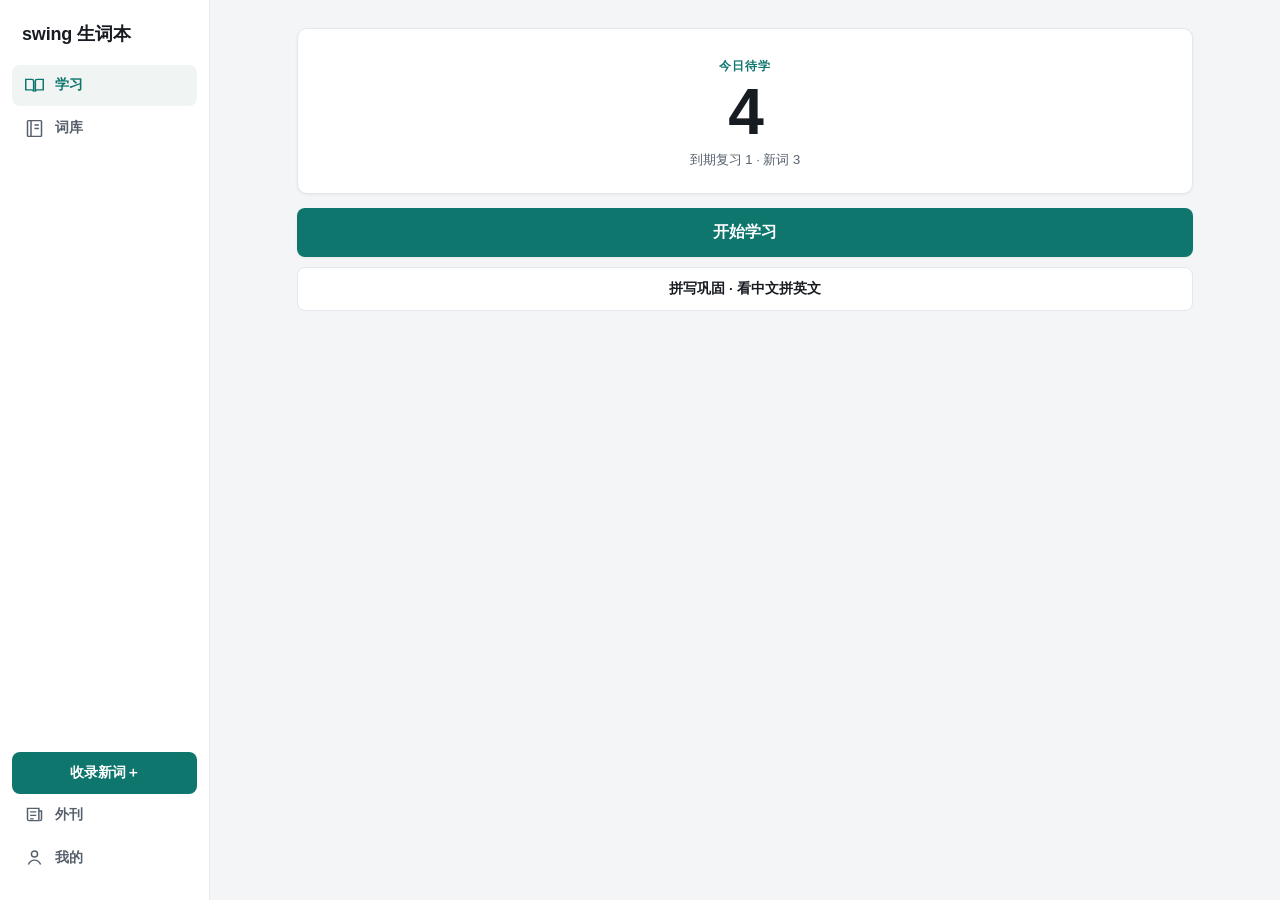
<file: web/index.html>
<!DOCTYPE html>
<html lang="zh-CN">
<head>
<meta charset="UTF-8">
<meta name="viewport" content="width=device-width, initial-scale=1.0">
<title>swing 生词本</title>
<meta name="theme-color" content="#0F766E">
<link rel="manifest" href="manifest.json">
<link rel="icon" href="icon.svg" type="image/svg+xml">
<link rel="stylesheet" href="style.css">
</head>
<body>
<div id="app">
  <header class="topbar">
    <div class="tb-meta">
      <span class="tb-date" id="topToday"></span>
      <span class="tb-title">swing 生词本</span>
      <span class="tb-streak" id="topStreak"></span>
    </div>
  </header>

  <main class="content">
    <!-- 学习页 -->
    <section id="view-study" class="view active">
      <div id="studyHome" class="study-home">
        <div class="task-card" id="taskCard">
          <div class="task-kicker">今日待学</div>
          <div class="task-num" id="taskNum">--</div>
          <div class="task-label" id="taskDetail"></div>
        </div>
        <div class="study-summary hidden" id="studySummary"></div>
        <button class="btn btn-primary btn-big" id="btnStartStudy">开始学习</button>
        <button class="btn btn-spell-home" id="btnSpellHome">拼写巩固 · 看中文拼英文</button>
      </div>
      <div id="studyCard" class="study-card hidden">
        <div class="study-progress">
          <span id="studyProgressText"></span>
          <span id="studyBatchText" class="study-batch"></span>
          <div class="bar"><div class="bar-fill" id="studyProgressBar"></div></div>
        </div>
        <div class="word-card flip-card" id="wordCard">
          <div class="card-inner">
            <div class="card-face card-front">
              <div class="word-word" id="cardWord"></div>
              <div class="word-phonetic" id="cardPhonetic"></div>
              <button class="speak-btn" id="cardSpeakBtn" data-w="" title="朗读单词" aria-label="朗读单词"><svg viewBox="0 0 24 24"><path d="M11 5 6 9H3v6h3l5 4z"/><path d="M15.5 8.5a5 5 0 0 1 0 7"/><path d="M18 6a8.5 8.5 0 0 1 0 12"/></svg></button>
              <div class="flip-hint">点击卡片翻开（可点 🔊 听发音）</div>
            </div>
            <div class="card-face card-back">
              <div class="card-back-head">
                <span class="card-back-word" id="cardBackWord"></span>
                <span class="card-back-phonetic" id="cardBackPhonetic"></span>
                <button class="speak-btn" id="cardBackSpeakBtn" data-w="" title="朗读单词" aria-label="朗读单词"><svg viewBox="0 0 24 24"><path d="M11 5 6 9H3v6h3l5 4z"/><path d="M15.5 8.5a5 5 0 0 1 0 7"/><path d="M18 6a8.5 8.5 0 0 1 0 12"/></svg></button>
                <span class="stars" id="cardStars"></span>
              </div>
              <div class="card-sec"><div class="sec-title">词义</div><div class="sec-body" id="cardTrans"></div></div>
              <div class="card-sec"><div class="sec-title">例句</div><div class="sec-body" id="cardExample"></div></div>
              <div class="card-sec"><div class="sec-title">同根词</div><div class="sec-body" id="cardRoots"></div></div>
              <div class="card-sec"><div class="sec-title">易混淆</div><div class="sec-body" id="cardConf"></div></div>
            </div>
          </div>
        </div>
        <!-- 选择题 / 例句挖空题型卡 -->
        <div id="quizCard" class="word-card quiz-card hidden">
          <div class="quiz-kicker" id="quizKicker"></div>
          <div class="quiz-word" id="quizWord"></div>
          <div class="quiz-phonetic" id="quizPhonetic"></div>
          <div class="quiz-sentence" id="quizSentence"></div>
          <div class="quiz-hint" id="quizHint"></div>
          <div class="quiz-options" id="quizOptions"></div>
          <div class="quiz-feedback hidden" id="quizFeedback"></div>
          <button class="btn btn-primary btn-big hidden" id="btnQuizNext">下一题 →</button>
        </div>
        <div class="grade-row hidden" id="gradeRow">
          <button class="btn btn-grade grade-unknown" data-grade="unknown">不认识 ✗</button>
          <button class="btn btn-grade grade-fuzzy" data-grade="fuzzy">模糊 ⁇</button>
          <button class="btn btn-grade grade-know" data-grade="know">认识 ✓</button>
        </div>
        <div class="study-actions">
          <button class="btn btn-ghost" id="btnStopStudy">退出学习</button>
        </div>
      </div>

      <!-- 拼写巩固（看中文拼英文） -->
      <div id="spellCard" class="spell-card hidden">
        <div class="study-progress"><span id="spellProgressText"></span><div class="bar"><div class="bar-fill" id="spellProgressBar"></div></div></div>
        <div class="word-card spell-quiz">
          <div class="spell-title">看中文，拼出英文单词</div>
          <div class="spell-cn" id="spellCn"></div>
          <div class="spell-stars" id="spellStars"></div>
          <input type="text" id="spellInput" class="spell-input" placeholder="输入英文拼写..." autocomplete="off" autocapitalize="off" spellcheck="false">
          <div class="spell-feedback hidden" id="spellFeedback"></div>
          <div class="spell-hint" id="spellHint"></div>
        </div>
        <div class="study-actions">
          <button class="btn btn-primary" id="btnSpellCheck">检查</button>
          <button class="btn btn-ghost" id="btnSpellQuit">退出</button>
        </div>
      </div>
    </section>

    <!-- 词库页 -->
    <section id="view-list" class="view">
      <div class="list-head">
        <input type="search" id="searchBox" class="search" placeholder="搜索单词...">
        <span class="list-count" id="listCount"></span>
      </div>
      <div class="word-list" id="wordList"></div>
    </section>

    <!-- 收录页（由中央 FAB 打开） -->
    <section id="view-add" class="view">
      <div class="add-form">
        <h3>查词典</h3>
        <div class="add-row">
          <input type="text" id="lookupInput" class="search" placeholder="输入单词查看详细释义（不收录）">
          <button class="btn btn-primary" id="btnLookup">查询</button>
        </div>
        <h3>添加生词</h3>
        <div class="add-row">
          <input type="text" id="addInput" class="search" placeholder="输入英文单词，回车直接收录">
          <button class="btn btn-primary" id="btnAdd">收录</button>
        </div>
        <h3>批量导入</h3>
        <textarea id="bulkInput" rows="6" placeholder="每行一个单词，或空格/逗号分隔。例如：&#10;photosynthesis&#10;chlorophyll, pollination"></textarea>
        <button class="btn btn-primary" id="btnBulk">批量收录</button>
        <div class="report hidden" id="addReport"></div>
      </div>
    </section>

    <!-- 外刊阅读页 -->
    <section id="view-articles" class="view">
      <div id="articleRoot"></div>
    </section>

    <!-- 我的页（统计 + 设置） -->
    <section id="view-mine" class="view">
      <div class="mine-sec-title">学习统计</div>
      <div class="stats-grid" id="statsGrid"></div>
      <div class="stats-extra" id="statsExtra"></div>
      <div class="mine-sec-title">学习设置</div>
      <div class="settings-form">
        <div class="setting-row"><label>每日新词配额</label><input type="number" id="setQuota" min="5" max="100" value="20"></div>
        <div class="setting-row"><label>日界时刻（凌晨几点算新的一天）</label><input type="number" id="setBoundary" min="0" max="23" value="4"></div>
        <div class="setting-row"><label>学习题型混排（选择题 / 例句挖空）</label><input type="checkbox" id="setMixQ" checked></div>
        <div class="setting-row"><label>外刊匹配阈值（积累几个生词后提示匹配）</label><input type="number" id="setArtThreshold" min="5" max="50" value="10"></div>
        <div class="setting-row"><label>阅读目标等级（决定推荐收获词的难度上限）</label>
          <select id="setReadLevel">
            <option value="cet4">大学四级</option>
            <option value="cet6" selected>大学六级</option>
            <option value="kaoyan">考研英语</option>
          </select>
        </div>
        <button class="btn btn-primary" id="btnSaveSettings">保存设置</button>
      </div>
      <div class="mine-sec-title">数据</div>
      <div class="settings-form">
        <div class="setting-row"><button class="btn btn-ghost" id="btnExportData">导出数据（JSON）</button></div>
        <div class="setting-row"><button class="btn btn-ghost" id="btnImportData">导入数据</button><input type="file" id="fileImport" accept=".json" hidden></div>
        <div class="setting-row"><button class="btn btn-ghost" id="btnImportArticles">导入外刊文章（JSON）</button><input type="file" id="fileArticles" accept=".json" hidden></div>
        <div class="setting-row"><button class="btn btn-danger" id="btnResetData">清空生词本（危险）</button></div>
      </div>
      <div class="mine-sec-title">云同步（双端互通）</div>
      <div class="settings-form">
        <p class="sync-tip" id="syncEnvTip"></p>
        <div class="setting-row"><label>WebDAV 地址</label><input type="text" id="syncUrl" placeholder="https://dav.jianguoyun.com/dav/"></div>
        <div class="setting-row"><label>坚果云账号（邮箱/手机号）</label><input type="text" id="syncUser" placeholder="you@example.com" autocomplete="off"></div>
        <div class="setting-row"><label>应用密码（坚果云网页版→安全选项→添加应用）</label><input type="password" id="syncPass" placeholder="********" autocomplete="off"></div>
        <div class="setting-row"><label>云端文件路径</label><input type="text" id="syncPath" value="swing-vocab/backup.json"></div>
        <div class="setting-row"><label>自动同步（收录/复习后自动上传）</label><input type="checkbox" id="setSyncAuto" checked></div>
        <div class="setting-row sync-btns">
          <button class="btn btn-primary" id="btnSyncSave">保存配置</button>
          <button class="btn btn-ghost" id="btnSyncTest">测试连接</button>
          <button class="btn btn-ghost" id="btnSyncUp">↑ 上传备份</button>
          <button class="btn btn-ghost" id="btnSyncDown">↓ 拉取合并</button>
        </div>
        <p class="sync-status" id="syncStatus"></p>
      </div>
    </section>
  </main>

  <!-- 4+1 导航 -->
  <nav class="tabbar">
    <button class="tab active" data-view="study">
      <svg viewBox="0 0 24 24"><path d="M2 5h7a2 2 0 0 1 2 2v12a2 2 0 0 0-2-2H2zM22 5h-7a2 2 0 0 0-2 2v12a2 2 0 0 1 2-2h7z"/></svg>
      学习
    </button>
    <button class="tab" data-view="list">
      <svg viewBox="0 0 24 24"><rect x="4" y="3" width="16" height="18" rx="1"/><path d="M8 3v18M12 8h5M12 12h5"/></svg>
      词库
    </button>
    <button class="tab-fab" id="tabFab" title="收录新词"><span class="fab">＋</span></button>
    <button class="tab" data-view="articles">
      <svg viewBox="0 0 24 24"><path d="M4 5h13v14H6a2 2 0 0 1-2-2z"/><path d="M17 8h3v9a2 2 0 0 1-2 2"/><path d="M7 9h7M7 13h7M7 17h4"/></svg>
      外刊
    </button>
    <button class="tab" data-view="mine">
      <svg viewBox="0 0 24 24"><circle cx="12" cy="8" r="3.5"/><path d="M5 20c1.5-3.5 4-5 7-5s5.5 1.5 7 5"/></svg>
      我的
    </button>
  </nav>
</div>

<div class="modal hidden" id="modal">
  <div class="modal-mask" id="modalMask"></div>
  <div class="modal-body" id="modalBody"></div>
</div>

<script src="data/meta.js"></script>
<script src="data/words.js"></script>
<script src="data/articles1.js"></script>
<script src="data/articles2.js"></script>
<script src="data/articles3.js"></script>
<script src="data/articles4.js"></script>
<script src="app.js"></script>
</body>
</html>
</file>
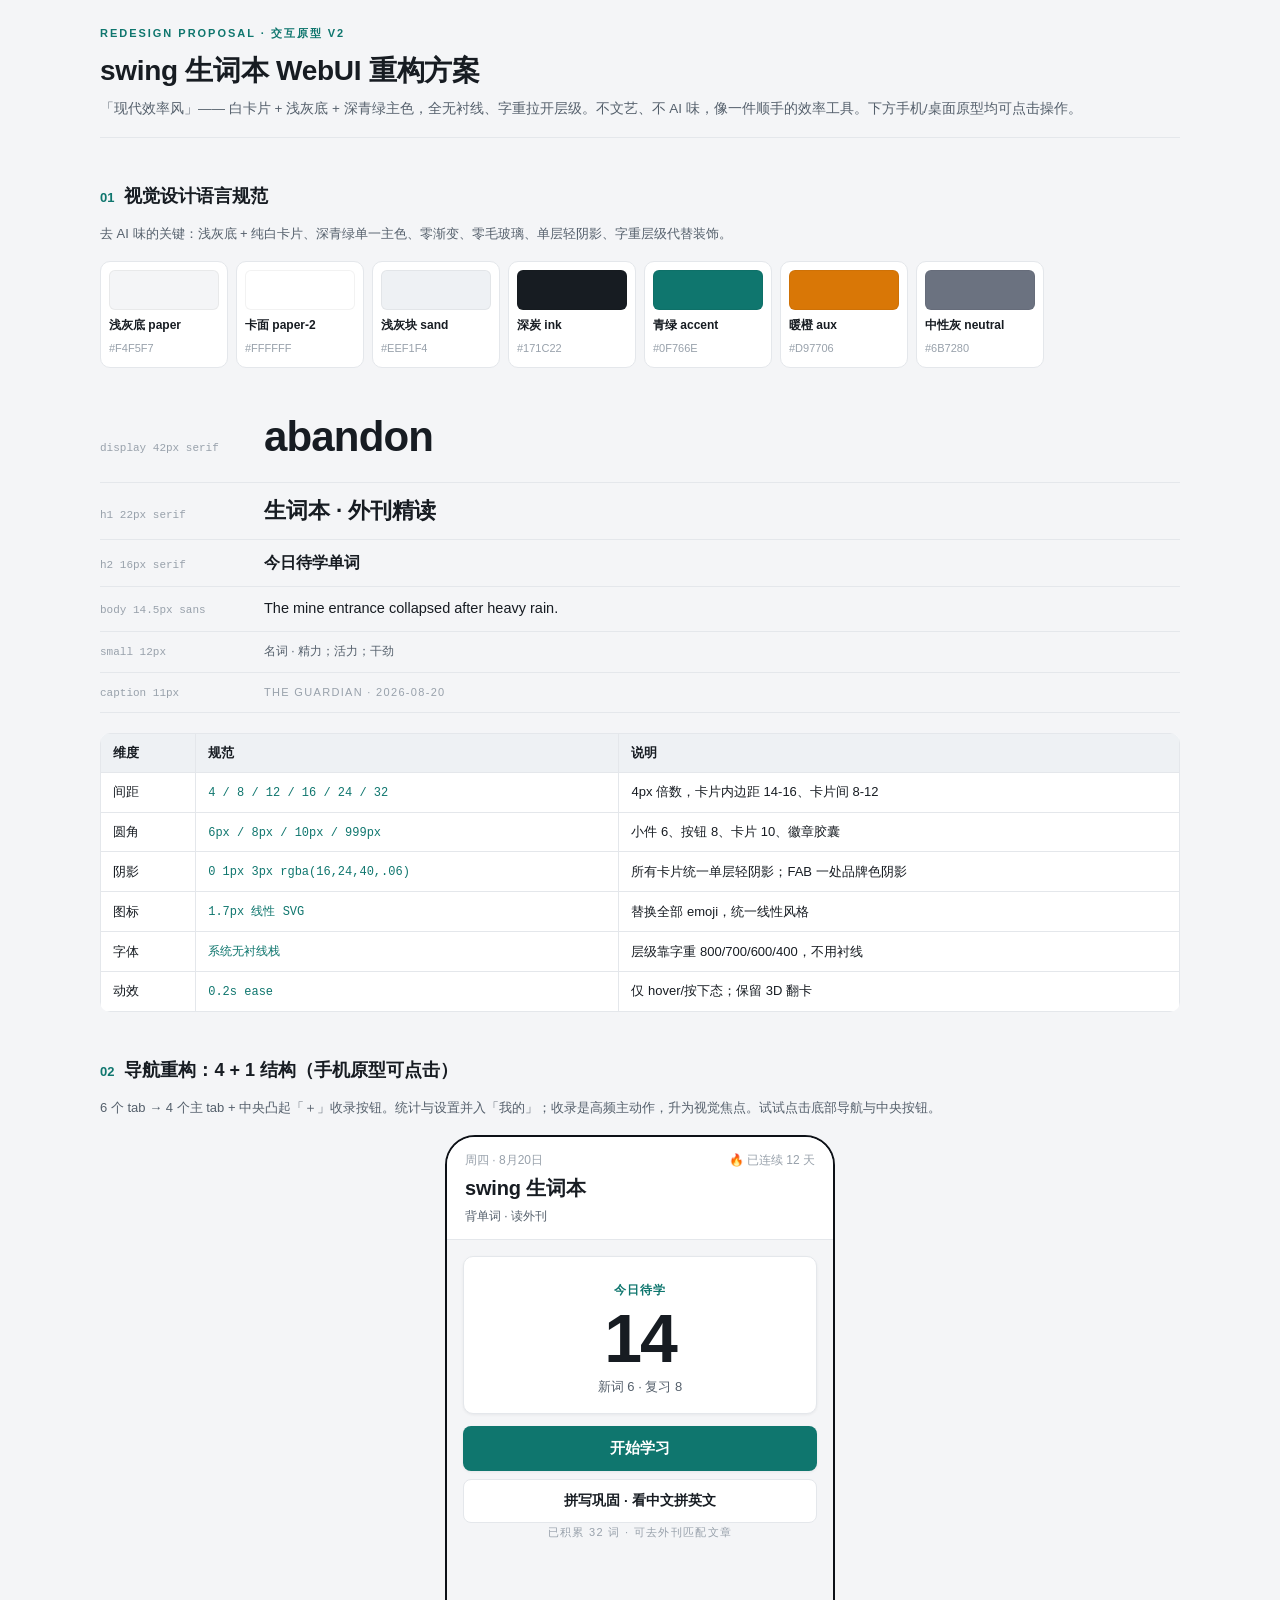
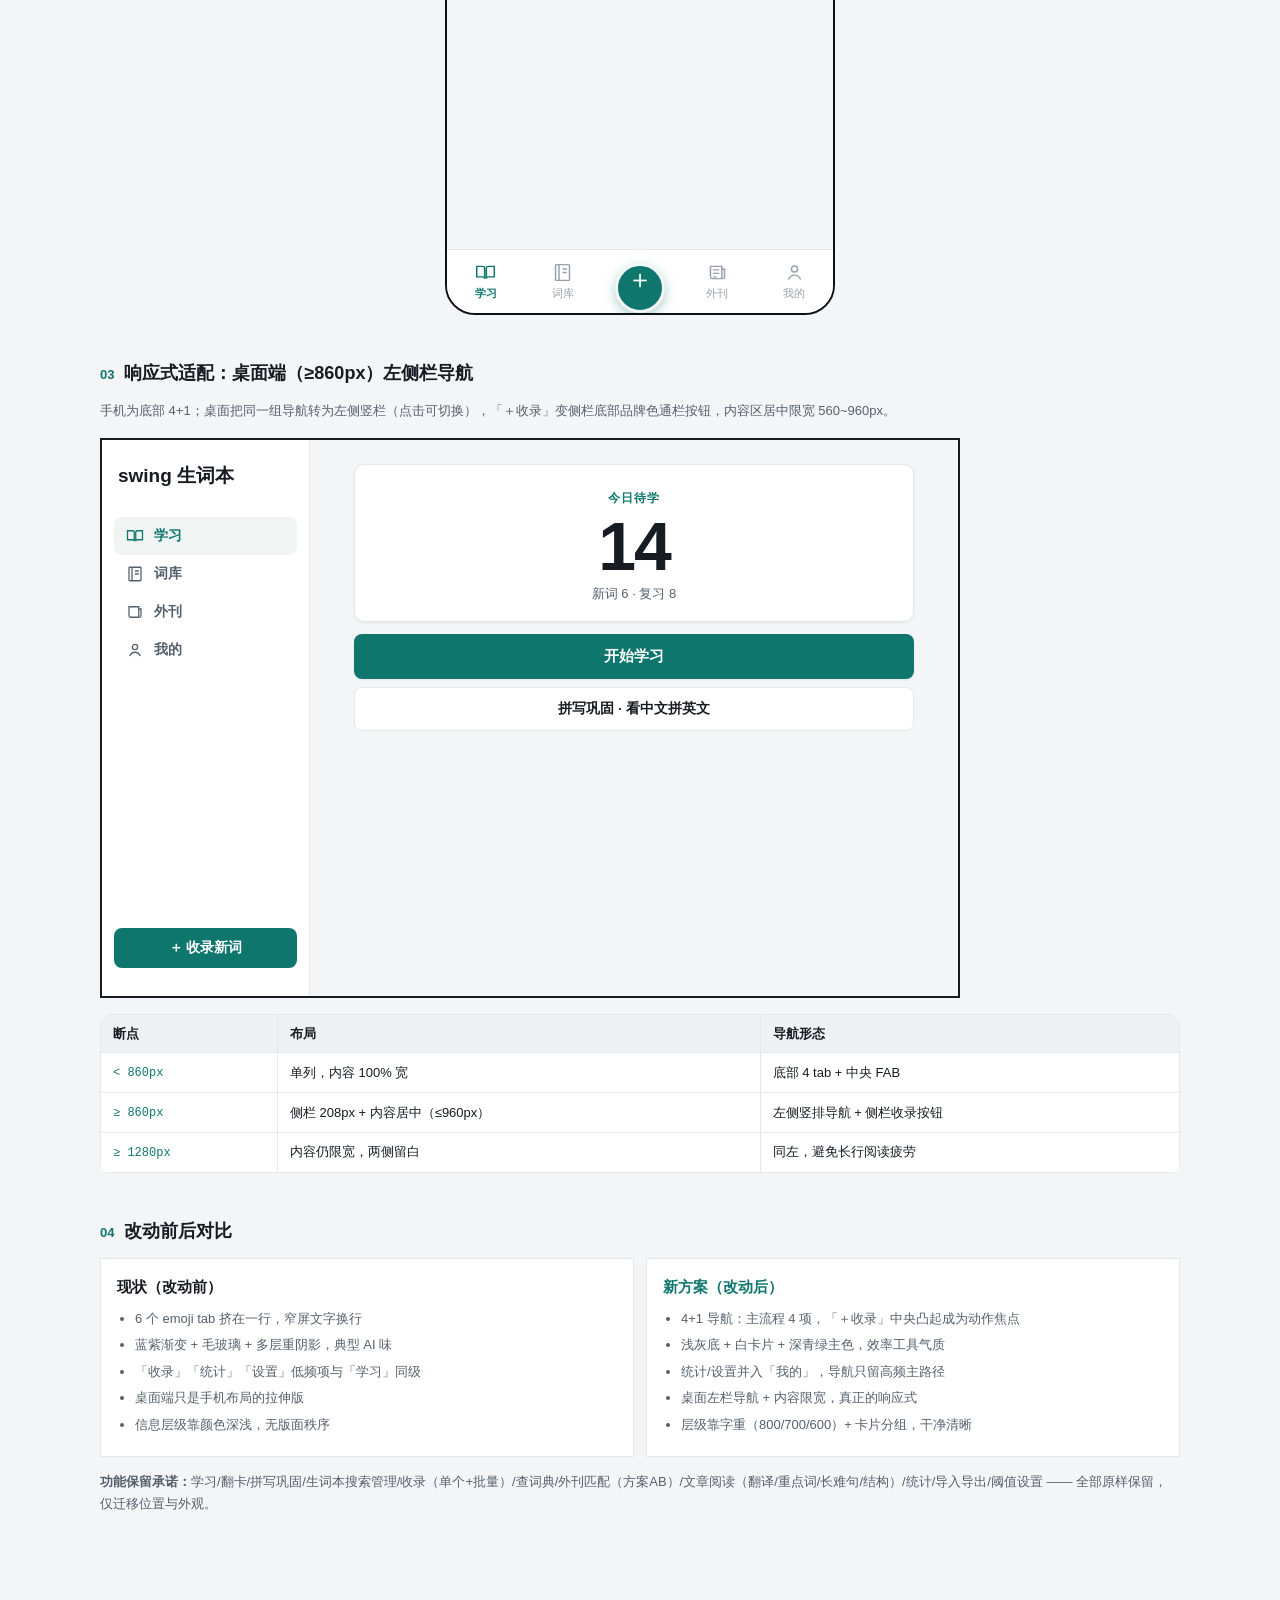
<file: redesign-proposal.html>
<!DOCTYPE html>
<html lang="zh-CN">
<head>
<meta charset="UTF-8">
<meta name="viewport" content="width=device-width, initial-scale=1.0">
<title>生词本 · WebUI 重构方案原型</title>
<style>
/* ============================================================
   新设计语言：「现代效率风」 Modern Tool Style
   理念：白卡片 + 浅灰底 + 深青绿主色，字重拉开层级，
        干净高效，不文艺也不 AI 味。
   ============================================================ */
:root {
  /* ---- 配色 ---- */
  --paper:    #F4F5F7;   /* 浅灰底 */
  --paper-2:  #FFFFFF;   /* 卡面纯白 */
  --sand:     #EEF1F4;   /* 浅灰块 */
  --ink:      #171C22;   /* 主文字：深炭 */
  --ink-soft: #55606C;   /* 次级文字 */
  --muted:    #98A1AB;   /* 弱化文字 */
  --line:     #E4E7EB;   /* 细线 */
  --red:      #0F766E;   /* 主色：深青绿（行动/激活） */
  --red-deep: #115E59;   /* 主色按下态 */
  --green:    #D97706;   /* 辅助橙：提醒/徽章 */
  --gold:     #6B7280;   /* 中性灰：徽章 */
  /* ---- 字体：全无衬线，字重拉开层级 ---- */
  --serif: -apple-system, "Segoe UI", "PingFang SC", "Microsoft YaHei", sans-serif;
  --sans: -apple-system, "Segoe UI", "PingFang SC", "Microsoft YaHei", sans-serif;
  /* ---- 间距基准（4px 倍数） ---- */
  --sp-1: 4px; --sp-2: 8px; --sp-3: 12px; --sp-4: 16px; --sp-6: 24px; --sp-8: 32px;
  /* ---- 圆角：现代中等 ---- */
  --r-sm: 6px; --r-md: 10px; --r-pill: 999px;
  /* ---- 阴影：单层轻阴影 ---- */
  --shadow-fab: 0 4px 12px rgba(15, 118, 110, .35);
  --shadow-card: 0 1px 3px rgba(16, 24, 40, .06);
}
* { margin: 0; padding: 0; box-sizing: border-box; }
body {
  background: var(--paper);
  color: var(--ink);
  font-family: var(--sans);
  font-size: 14.5px;
  line-height: 1.65;
  padding: var(--sp-6) var(--sp-4) 80px;
}
.wrap { max-width: 1080px; margin: 0 auto; }

/* ---------- 方案文档排版 ---------- */
.doc-head { border-bottom: 1px solid var(--line); padding-bottom: var(--sp-4); margin-bottom: var(--sp-8); }
.doc-kicker { font-size: 11px; letter-spacing: .18em; color: var(--red); font-weight: 700; }
.doc-title { font-family: var(--serif); font-size: 28px; font-weight: 800; margin: 6px 0 4px; letter-spacing: -.01em; }
.doc-sub { color: var(--ink-soft); font-size: 13.5px; }
.doc-sec { margin: 44px 0; }
.doc-sec h2 {
  font-family: var(--serif); font-size: 18px; font-weight: 700; margin-bottom: var(--sp-3);
  display: flex; align-items: baseline; gap: 10px;
}
.doc-sec h2 .no { color: var(--red); font-size: 13px; font-family: var(--sans); font-weight: 700; }
.doc-sec p.note { color: var(--ink-soft); font-size: 13px; margin: var(--sp-2) 0 var(--sp-4); }

/* ---------- 色板 ---------- */
.swatches { display: grid; grid-template-columns: repeat(auto-fill, minmax(120px, 1fr)); gap: var(--sp-2); }
.sw { border: 1px solid var(--line); background: var(--paper-2); border-radius: var(--r-md); padding: var(--sp-2); }
.sw i { display: block; height: 40px; border-radius: var(--r-sm); border: 1px solid rgba(0,0,0,.05); }
.sw b { display: block; font-size: 12px; margin-top: 6px; }
.sw span { font-size: 11px; color: var(--muted); }

/* ---------- 字体层级 ---------- */
.type-scale > div { border-bottom: 1px solid var(--line); padding: 10px 0; display: flex; align-items: baseline; gap: 14px; }
.type-scale code { font-size: 11px; color: var(--muted); width: 150px; flex-shrink: 0; }
.t-display { font-size: 42px; font-weight: 800; letter-spacing: -.02em; }
.t-h1 { font-size: 22px; font-weight: 700; }
.t-h2 { font-size: 16px; font-weight: 700; }
.t-body { font-size: 14.5px; }
.t-small { font-size: 12px; color: var(--ink-soft); }
.t-cap { font-size: 11px; letter-spacing: .12em; color: var(--muted); text-transform: uppercase; }

/* ---------- 规范小表 ---------- */
.spec-table { width: 100%; border-collapse: collapse; font-size: 13px; background: var(--paper-2); border-radius: var(--r-md); overflow: hidden; }
.spec-table th, .spec-table td { border: 1px solid var(--line); padding: 8px 12px; text-align: left; }
.spec-table th { background: var(--sand); font-weight: 700; }
.spec-table td code { color: var(--red); font-size: 12px; }

/* ============================================================
   交互原型：手机
   ============================================================ */
.stage { display: flex; gap: var(--sp-8); flex-wrap: wrap; justify-content: center; }
.phone {
  width: 390px; height: 780px; background: var(--paper);
  border: 2px solid #0d1117; border-radius: 30px; overflow: hidden;
  display: flex; flex-direction: column; position: relative; flex-shrink: 0;
}
.phone-screen { flex: 1; overflow-y: auto; display: flex; flex-direction: column; }

/* --- 顶栏：简洁现代 --- */
.masthead { padding: 14px 18px 12px; background: var(--paper-2); border-bottom: 1px solid var(--line); }
.mh-top { display: flex; justify-content: space-between; font-size: 12px; color: var(--muted); }
.mh-title { font-size: 20px; font-weight: 800; letter-spacing: -.01em; margin-top: 2px; }
.mh-sub { font-size: 12px; color: var(--ink-soft); margin-top: 2px; }

/* --- 页面视图 --- */
.page { display: none; flex: 1; padding: var(--sp-4) var(--sp-4) var(--sp-6); }
.page.on { display: block; }

/* 学习页：白卡片任务区 */
.task-head { background: var(--paper-2); border: 1px solid var(--line); border-radius: var(--r-md); box-shadow: var(--shadow-card); text-align: center; padding: var(--sp-6) 0 var(--sp-4); margin-bottom: var(--sp-3); }
.task-kicker { font-size: 12px; letter-spacing: .1em; color: var(--red); font-weight: 700; }
.task-num { font-size: 68px; font-weight: 800; line-height: 1.1; letter-spacing: -.03em; }
.task-label { font-size: 13px; color: var(--ink-soft); }
.task-rule { display: none; }
.btn-ink {
  display: block; width: 100%; padding: 13px; background: var(--red); color: #fff;
  border: none; border-radius: 8px; font-size: 15px;
  font-weight: 700; cursor: pointer; box-shadow: var(--shadow-card);
}
.btn-ink:active { background: var(--red-deep); }
.btn-line {
  display: block; width: 100%; padding: 12px; margin-top: var(--sp-2); background: var(--paper-2);
  color: var(--ink); border: 1px solid var(--line); border-radius: 8px;
  font-size: 13.5px; cursor: pointer; font-weight: 600;
}

/* 词库页：白卡片列表 */
.search-line { display: flex; background: var(--paper-2); border: 1px solid var(--line); border-radius: 8px; padding: 0 12px; margin-bottom: var(--sp-3); box-shadow: var(--shadow-card); }
.search-line input {
  flex: 1; border: none; background: transparent; padding: 10px 2px; font-size: 14px; outline: none;
}
.search-line span { font-size: 12px; color: var(--muted); align-self: center; }
.wl-item { background: var(--paper-2); border: 1px solid var(--line); border-radius: var(--r-md); padding: 12px 14px; margin-bottom: 8px; display: flex; justify-content: space-between; align-items: center; box-shadow: var(--shadow-card); }
.wl-word { font-size: 16px; font-weight: 700; }
.wl-word i { font-style: normal; font-size: 11.5px; color: var(--muted); margin-left: 8px; font-weight: 400; }
.wl-tag { font-size: 10.5px; color: var(--red); background: #F0F5F4; padding: 2px 8px; border-radius: var(--r-pill); font-weight: 600; }

/* 外刊页：白卡片 */
.plan-row { display: flex; gap: var(--sp-2); margin-bottom: var(--sp-4); }
.plan-row button {
  flex: 1; padding: 9px; font-size: 12.5px; background: var(--paper-2); font-weight: 600;
  border: 1px solid var(--line); border-radius: 8px; cursor: pointer; color: var(--ink-soft);
}
.plan-row button.on { background: var(--red); color: #fff; border-color: var(--red); }
.art-card { background: var(--paper-2); border: 1px solid var(--line); border-radius: var(--r-md); box-shadow: var(--shadow-card); padding: var(--sp-3) 14px; margin-bottom: 10px; cursor: pointer; }
.art-meta { font-size: 11px; color: var(--muted); letter-spacing: .06em; display: flex; gap: 8px; align-items: center; }
.art-meta .lv { color: #fff; background: var(--red); padding: 1px 8px; border-radius: var(--r-pill); font-weight: 700; }
.art-title { font-size: 15.5px; font-weight: 700; line-height: 1.45; margin: 4px 0; }
.art-hit { font-size: 12px; color: var(--ink-soft); }
.art-hit b { color: var(--red); }

/* 我的页：白卡片统计 + 分组设置 */
.mine-stats { display: flex; background: var(--paper-2); border: 1px solid var(--line); border-radius: var(--r-md); box-shadow: var(--shadow-card); }
.mine-stats div { flex: 1; text-align: center; padding: var(--sp-3) 0; }
.mine-stats div + div { border-left: 1px solid var(--line); }
.mine-stats b { font-size: 22px; font-weight: 800; display: block; }
.mine-stats span { font-size: 11px; color: var(--muted); }
.set-row { display: flex; justify-content: space-between; align-items: center; padding: 13px 14px; background: var(--paper-2); border: 1px solid var(--line); border-radius: var(--r-md); margin-bottom: 8px; font-size: 14px; cursor: pointer; box-shadow: var(--shadow-card); }
.set-row em { font-style: normal; color: var(--muted); font-size: 12px; }
.set-sec { font-size: 12px; color: var(--muted); font-weight: 700; margin: 16px 0 8px; }

/* --- 底部导航：4 + 1（中央 FAB 收录） --- */
.tabbar {
  display: flex; align-items: flex-end; background: var(--paper-2);
  border-top: 1px solid var(--line); height: 64px; flex-shrink: 0;
}
.tab {
  flex: 1; background: none; border: none; height: 100%; cursor: pointer;
  display: flex; flex-direction: column; align-items: center; justify-content: center;
  gap: 3px; color: var(--muted); font-size: 11px; font-family: var(--sans);
}
.tab svg { width: 21px; height: 21px; stroke: currentColor; fill: none; stroke-width: 1.7; }
.tab.on { color: var(--red); font-weight: 700; }
.tab.on svg { stroke: var(--red); }
.tab-fab { flex: 1; display: flex; justify-content: center; background: none; border: none; cursor: pointer; }
.fab {
  width: 50px; height: 50px; border-radius: 50%; background: var(--red); color: #fff;
  border: 3px solid var(--paper); box-shadow: var(--shadow-fab);
  font-size: 26px; line-height: 1; margin-top: -30px; font-weight: 400;
}
.fab:active { background: var(--red-deep); }

/* ============================================================
   交互原型：桌面（≥860px 侧边栏布局）
   ============================================================ */
.desktop {
  width: 860px; height: 560px; border: 2px solid var(--ink); background: var(--paper);
  display: flex; overflow: hidden; flex-shrink: 0;
}
.d-side { width: 208px; background: var(--paper-2); border-right: 1px solid var(--line); padding: var(--sp-5, 20px) 0; display: flex; flex-direction: column; }
.d-brand { font-size: 19px; font-weight: 800; padding: 0 16px 14px; }
.d-nav { flex: 1; padding: var(--sp-3); }
.d-nav button {
  display: flex; align-items: center; gap: 10px; width: 100%; padding: 10px 12px;
  background: none; border: none; font-size: 13.5px; color: var(--ink-soft); cursor: pointer;
  border-radius: 8px; font-family: var(--sans); text-align: left; font-weight: 600;
}
.d-nav button.on { color: var(--red); background: #F0F5F4; }
.d-nav button svg { width: 18px; height: 18px; stroke: currentColor; fill: none; stroke-width: 1.7; }
.d-add { margin: 0 var(--sp-3) var(--sp-2); padding: 11px; background: var(--red); color: #fff; border: none; border-radius: 8px; font-size: 13.5px; cursor: pointer; font-weight: 700; }
.d-main { flex: 1; padding: var(--sp-6); overflow-y: auto; }
.d-card { max-width: 560px; margin: 0 auto; }

/* ---------- 前后对比 ---------- */
.cmp { display: grid; grid-template-columns: 1fr 1fr; gap: var(--sp-3); }
.cmp > div { border: 1px solid var(--line); background: var(--paper-2); padding: var(--sp-4); }
.cmp h4 { font-family: var(--serif); margin-bottom: var(--sp-2); font-size: 15px; }
.cmp ul { padding-left: 18px; font-size: 13px; color: var(--ink-soft); }
.cmp li { margin: 5px 0; }
.cmp .after h4 { color: var(--red); }
@media (max-width: 720px) { .cmp { grid-template-columns: 1fr; } .desktop { width: 100%; } }
</style>
</head>
<body>
<div class="wrap">

  <!-- ============ 文档头 ============ -->
  <header class="doc-head">
    <div class="doc-kicker">REDESIGN PROPOSAL · 交互原型 V2</div>
    <div class="doc-title">swing 生词本 WebUI 重构方案</div>
    <div class="doc-sub">「现代效率风」—— 白卡片 + 浅灰底 + 深青绿主色，全无衬线、字重拉开层级。不文艺、不 AI 味，像一件顺手的效率工具。下方手机/桌面原型均可点击操作。</div>
  </header>

  <!-- ============ §1 设计规范 ============ -->
  <section class="doc-sec">
    <h2><span class="no">01</span>视觉设计语言规范</h2>
    <p class="note">去 AI 味的关键：浅灰底 + 纯白卡片、深青绿单一主色、零渐变、零毛玻璃、单层轻阴影、字重层级代替装饰。</p>
    <div class="swatches">
      <div class="sw"><i style="background:#F4F5F7"></i><b>浅灰底 paper</b><span>#F4F5F7</span></div>
      <div class="sw"><i style="background:#FFFFFF"></i><b>卡面 paper-2</b><span>#FFFFFF</span></div>
      <div class="sw"><i style="background:#EEF1F4"></i><b>浅灰块 sand</b><span>#EEF1F4</span></div>
      <div class="sw"><i style="background:#171C22"></i><b>深炭 ink</b><span>#171C22</span></div>
      <div class="sw"><i style="background:#0F766E"></i><b>青绿 accent</b><span>#0F766E</span></div>
      <div class="sw"><i style="background:#D97706"></i><b>暖橙 aux</b><span>#D97706</span></div>
      <div class="sw"><i style="background:#6B7280"></i><b>中性灰 neutral</b><span>#6B7280</span></div>
    </div>
    <div style="height:24px"></div>
    <div class="type-scale">
      <div><code>display 42px serif</code><span class="t-display">abandon</span></div>
      <div><code>h1 22px serif</code><span class="t-h1">生词本 · 外刊精读</span></div>
      <div><code>h2 16px serif</code><span class="t-h2">今日待学单词</span></div>
      <div><code>body 14.5px sans</code><span class="t-body">The mine entrance collapsed after heavy rain.</span></div>
      <div><code>small 12px</code><span class="t-small">名词 · 精力；活力；干劲</span></div>
      <div><code>caption 11px</code><span class="t-cap">THE GUARDIAN · 2026-08-20</span></div>
    </div>
    <div style="height:20px"></div>
    <table class="spec-table">
      <tr><th>维度</th><th>规范</th><th>说明</th></tr>
      <tr><td>间距</td><td><code>4 / 8 / 12 / 16 / 24 / 32</code></td><td>4px 倍数，卡片内边距 14-16、卡片间 8-12</td></tr>
      <tr><td>圆角</td><td><code>6px / 8px / 10px / 999px</code></td><td>小件 6、按钮 8、卡片 10、徽章胶囊</td></tr>
      <tr><td>阴影</td><td><code>0 1px 3px rgba(16,24,40,.06)</code></td><td>所有卡片统一单层轻阴影；FAB 一处品牌色阴影</td></tr>
      <tr><td>图标</td><td><code>1.7px 线性 SVG</code></td><td>替换全部 emoji，统一线性风格</td></tr>
      <tr><td>字体</td><td><code>系统无衬线栈</code></td><td>层级靠字重 800/700/600/400，不用衬线</td></tr>
      <tr><td>动效</td><td><code>0.2s ease</code></td><td>仅 hover/按下态；保留 3D 翻卡</td></tr>
    </table>
  </section>

  <!-- ============ §2 导航重构 + 手机原型 ============ -->
  <section class="doc-sec">
    <h2><span class="no">02</span>导航重构：4 + 1 结构（手机原型可点击）</h2>
    <p class="note">6 个 tab → 4 个主 tab + 中央凸起「＋」收录按钮。统计与设置并入「我的」；收录是高频主动作，升为视觉焦点。试试点击底部导航与中央按钮。</p>
    <div class="stage">
      <div class="phone">
        <div class="phone-screen">
          <!-- 顶栏 -->
          <div class="masthead">
            <div class="mh-top"><span>周四 · 8月20日</span><span>🔥 已连续 12 天</span></div>
            <div class="mh-title">swing 生词本</div>
            <div class="mh-sub">背单词 · 读外刊</div>
          </div>

          <!-- 学习页 -->
          <div class="page on" id="p-study">
            <div class="task-head">
              <div class="task-kicker">今日待学</div>
              <div class="task-num">14</div>
              <div class="task-label">新词 6 · 复习 8</div>
            </div>
            <button class="btn-ink">开始学习</button>
            <button class="btn-line">拼写巩固 · 看中文拼英文</button>
            <hr class="task-rule">
            <div class="t-cap" style="text-align:center">已积累 32 词 · 可去外刊匹配文章</div>
          </div>

          <!-- 词库页 -->
          <div class="page" id="p-list">
            <div class="search-line"><input placeholder="搜索生词…"><span>86 词</span></div>
            <div class="wl-item"><span class="wl-word">landslide<i>/ˈlændslaɪd/</i></span><span class="wl-tag">复习中</span></div>
            <div class="wl-item"><span class="wl-word">algorithm<i>n. 算法</i></span><span class="wl-tag">新词</span></div>
            <div class="wl-item"><span class="wl-word">prosecutor<i>n. 检察官</i></span><span class="wl-tag">已掌握</span></div>
            <div class="wl-item"><span class="wl-word">avalanche<i>n. 雪崩</i></span><span class="wl-tag">复习中</span></div>
          </div>

          <!-- 外刊页 -->
          <div class="page" id="p-articles">
            <div class="plan-row">
              <button class="on">方案A · 覆盖生词最多</button>
              <button>方案B · 贴合我的等级</button>
            </div>
            <div class="art-card">
              <div class="art-meta"><span class="lv">四级</span><span>THE GUARDIAN · 08-20</span></div>
              <div class="art-title">Swimmers warned of toxic algae at Thames bathing site</div>
              <div class="art-hit">命中生词 <b>toxic / algae / warn</b> · 覆盖率 9% · 生词密度适中</div>
            </div>
            <div class="art-card">
              <div class="art-meta"><span class="lv">六级</span><span>THE GUARDIAN · 08-19</span></div>
              <div class="art-title">First bluefin tuna caught off Yorkshire since 1960s</div>
              <div class="art-hit">命中生词 <b>conservation</b> · 覆盖率 3%</div>
            </div>
          </div>

          <!-- 我的页（统计 + 设置合并） -->
          <div class="page" id="p-mine">
            <div class="mine-stats">
              <div><b>12</b><span>连续天数</span></div>
              <div><b>86</b><span>总词数</span></div>
              <div><b>94%</b><span>今日正确率</span></div>
            </div>
            <div class="set-sec">学习设置</div>
            <div class="set-row"><span>每日新词配额</span><em>20 ›</em></div>
            <div class="set-row"><span>日界时刻</span><em>凌晨 4 点 ›</em></div>
            <div class="set-row"><span>外刊匹配阈值 / 目标等级</span><em>10 词 · 六级 ›</em></div>
            <div class="set-sec">数据</div>
            <div class="set-row"><span>导出 / 导入备份</span><em>JSON ›</em></div>
            <div class="set-row"><span>导入外刊文章</span><em>›</em></div>
            <div class="set-row" style="color:var(--red)"><span>清空生词本</span><em>›</em></div>
          </div>
        </div>

        <!-- 4+1 底部导航 -->
        <nav class="tabbar">
          <button class="tab on" data-p="p-study">
            <svg viewBox="0 0 24 24"><path d="M2 5h7a2 2 0 0 1 2 2v12a2 2 0 0 0-2-2H2zM22 5h-7a2 2 0 0 0-2 2v12a2 2 0 0 1 2-2h7z"/></svg>
            学习
          </button>
          <button class="tab" data-p="p-list">
            <svg viewBox="0 0 24 24"><rect x="4" y="3" width="16" height="18" rx="1"/><path d="M8 3v18M12 8h5M12 12h5"/></svg>
            词库
          </button>
          <button class="tab-fab" id="fabAdd" title="收录新词"><span class="fab">＋</span></button>
          <button class="tab" data-p="p-articles">
            <svg viewBox="0 0 24 24"><path d="M4 5h13v14H6a2 2 0 0 1-2-2z"/><path d="M17 8h3v9a2 2 0 0 1-2 2"/><path d="M7 9h7M7 13h7M7 17h4"/></svg>
            外刊
          </button>
          <button class="tab" data-p="p-mine">
            <svg viewBox="0 0 24 24"><circle cx="12" cy="8" r="3.5"/><path d="M5 20c1.5-3.5 4-5 7-5s5.5 1.5 7 5"/></svg>
            我的
          </button>
        </nav>
      </div>
    </div>
  </section>

  <!-- ============ §3 响应式：桌面侧边栏 ============ -->
  <section class="doc-sec">
    <h2><span class="no">03</span>响应式适配：桌面端（≥860px）左侧栏导航</h2>
    <p class="note">手机为底部 4+1；桌面把同一组导航转为左侧竖栏（点击可切换），「＋收录」变侧栏底部品牌色通栏按钮，内容区居中限宽 560~960px。</p>
    <div class="stage" style="justify-content:flex-start">
      <div class="desktop">
        <aside class="d-side">
          <div class="d-brand">swing 生词本</div>
          <div class="d-nav">
            <button class="on"><svg viewBox="0 0 24 24"><path d="M2 5h7a2 2 0 0 1 2 2v12a2 2 0 0 0-2-2H2zM22 5h-7a2 2 0 0 0-2 2v12a2 2 0 0 1 2-2h7z"/></svg>学习</button>
            <button><svg viewBox="0 0 24 24"><rect x="4" y="3" width="16" height="18" rx="1"/><path d="M8 3v18M12 8h5M12 12h5"/></svg>词库</button>
            <button><svg viewBox="0 0 24 24"><path d="M4 5h13v14H6a2 2 0 0 1-2-2z"/><path d="M17 8h3v9a2 2 0 0 1-2 2"/></svg>外刊</button>
            <button><svg viewBox="0 0 24 24"><circle cx="12" cy="8" r="3.5"/><path d="M5 20c1.5-3.5 4-5 7-5s5.5 1.5 7 5"/></svg>我的</button>
          </div>
          <button class="d-add">＋ 收录新词</button>
        </aside>
        <main class="d-main">
          <div class="d-card">
            <div class="task-head">
              <div class="task-kicker">今日待学</div>
              <div class="task-num">14</div>
              <div class="task-label">新词 6 · 复习 8</div>
            </div>
            <button class="btn-ink">开始学习</button>
            <button class="btn-line">拼写巩固 · 看中文拼英文</button>
          </div>
        </main>
      </div>
    </div>
    <div style="height:16px"></div>
    <table class="spec-table">
      <tr><th>断点</th><th>布局</th><th>导航形态</th></tr>
      <tr><td><code>&lt; 860px</code></td><td>单列，内容 100% 宽</td><td>底部 4 tab + 中央 FAB</td></tr>
      <tr><td><code>≥ 860px</code></td><td>侧栏 208px + 内容居中（≤960px）</td><td>左侧竖排导航 + 侧栏收录按钮</td></tr>
      <tr><td><code>≥ 1280px</code></td><td>内容仍限宽，两侧留白</td><td>同左，避免长行阅读疲劳</td></tr>
    </table>
  </section>

  <!-- ============ §4 前后对比 ============ -->
  <section class="doc-sec">
    <h2><span class="no">04</span>改动前后对比</h2>
    <div class="cmp">
      <div class="before">
        <h4>现状（改动前）</h4>
        <ul>
          <li>6 个 emoji tab 挤在一行，窄屏文字换行</li>
          <li>蓝紫渐变 + 毛玻璃 + 多层重阴影，典型 AI 味</li>
          <li>「收录」「统计」「设置」低频项与「学习」同级</li>
          <li>桌面端只是手机布局的拉伸版</li>
          <li>信息层级靠颜色深浅，无版面秩序</li>
        </ul>
      </div>
      <div class="after">
        <h4>新方案（改动后）</h4>
        <ul>
          <li>4+1 导航：主流程 4 项，「＋收录」中央凸起成为动作焦点</li>
          <li>浅灰底 + 白卡片 + 深青绿主色，效率工具气质</li>
          <li>统计/设置并入「我的」，导航只留高频主路径</li>
          <li>桌面左栏导航 + 内容限宽，真正的响应式</li>
          <li>层级靠字重（800/700/600）+ 卡片分组，干净清晰</li>
        </ul>
      </div>
    </div>
    <p class="note" style="margin-top:14px"><b>功能保留承诺：</b>学习/翻卡/拼写巩固/生词本搜索管理/收录（单个+批量）/查词典/外刊匹配（方案AB）/文章阅读（翻译/重点词/长难句/结构）/统计/导入导出/阈值设置 —— 全部原样保留，仅迁移位置与外观。</p>
  </section>

</div>

<script>
// 原型交互：tab 切换
document.querySelectorAll('.tab').forEach(function (t) {
  t.addEventListener('click', function () {
    document.querySelectorAll('.tab').forEach(function (x) { x.classList.remove('on'); });
    t.classList.add('on');
    document.querySelectorAll('.page').forEach(function (p) { p.classList.remove('on'); });
    document.getElementById(t.getAttribute('data-p')).classList.add('on');
  });
});
document.getElementById('fabAdd').addEventListener('click', function () {
  alert('中央 FAB → 打开「收录」页（单个添加 + 查词典 + 批量导入）');
});
// 桌面侧栏演示
document.querySelectorAll('.d-nav button').forEach(function (b) {
  b.addEventListener('click', function () {
    document.querySelectorAll('.d-nav button').forEach(function (x) { x.classList.remove('on'); });
    b.classList.add('on');
  });
});
</script>
</body>
</html>
</file>
<file: web/style.css>
/* ============================================================
   生词本 · 现代效率风设计系统
   浅灰底 + 白卡片 + 深青绿主色 + 无衬线字重层级
   ============================================================ */
:root {
  --paper:   #F4F5F7;
  --card:    #FFFFFF;
  --sand:    #EEF1F4;
  --ink:     #171C22;
  --ink2:    #55606C;
  --muted:   #98A1AB;
  --line:    #E4E7EB;
  --acc:     #0F766E;
  --acc-deep:#115E59;
  --acc-soft:#F0F5F4;
  --aux:     #D97706;
  --green:   #16A34A;
  --orange:  #EA580C;
  --red:     #DC2626;
  --r-sm: 6px; --r-md: 10px; --r-pill: 999px;
  --sh-card: 0 1px 3px rgba(16, 24, 40, .06);
  --sh-fab:  0 4px 12px rgba(15, 118, 110, .35);
  --sans: -apple-system, "Segoe UI", "PingFang SC", "Microsoft YaHei", sans-serif;
}
* { margin: 0; padding: 0; box-sizing: border-box; -webkit-tap-highlight-color: transparent; }
html, body { height: 100%; }
body {
  background: var(--paper); color: var(--ink);
  font-family: var(--sans); font-size: 14.5px; line-height: 1.6;
}
#app { height: 100vh; display: flex; flex-direction: column; max-width: 560px; margin: 0 auto; }
.hidden { display: none !important; }
button { font-family: var(--sans); }
input, textarea, select { font-family: var(--sans); }

/* ---------- 顶栏 ---------- */
.topbar {
  background: var(--card); border-bottom: 1px solid var(--line);
  padding: 14px 16px 12px; flex-shrink: 0;
}
.tb-meta { display: flex; align-items: center; }
.tb-date { flex: 1; font-size: 12px; color: var(--muted); white-space: nowrap; }
.tb-title { font-size: 18px; font-weight: 800; letter-spacing: -.01em; flex-shrink: 0; }
.tb-streak { flex: 1; font-size: 12px; color: var(--aux); font-weight: 600; text-align: right; white-space: nowrap; }
.tb-streak:empty { color: transparent; }

/* ---------- 内容区 ---------- */
.content { flex: 1; overflow-y: auto; padding: 14px 14px 24px; }
.view { display: none; }
.view.active { display: block; animation: fadeIn .2s ease; }
@keyframes fadeIn { from { opacity: 0; transform: translateY(4px); } to { opacity: 1; transform: none; } }

/* ---------- 按钮 ---------- */
.btn {
  display: inline-block; border: none; border-radius: 8px; cursor: pointer;
  font-size: 14px; font-weight: 600; padding: 11px 18px;
  transition: background .15s ease, transform .1s ease;
}
.btn:active { transform: scale(.98); }
.btn-primary { background: var(--acc); color: #fff; }
.btn-primary:active { background: var(--acc-deep); }
.btn-primary:disabled { background: var(--muted); cursor: default; }
.btn-ghost { background: var(--card); color: var(--ink); border: 1px solid var(--line); }
.btn-danger { background: var(--card); color: var(--red); border: 1px solid #F3C8C8; }
.btn-big { width: 100%; padding: 14px; font-size: 15.5px; font-weight: 700; box-shadow: var(--sh-card); }
.btn-spell-home {
  display: block; width: 100%; margin-top: 10px; padding: 12px;
  background: var(--card); color: var(--ink); border: 1px solid var(--line);
  border-radius: 8px; font-size: 13.5px; font-weight: 600; cursor: pointer;
}

/* ---------- 学习首页 ---------- */
.task-card {
  background: var(--card); border: 1px solid var(--line); border-radius: var(--r-md);
  box-shadow: var(--sh-card); text-align: center; padding: 28px 16px 22px; margin-bottom: 14px;
}
.task-kicker { font-size: 12px; letter-spacing: .1em; color: var(--acc); font-weight: 700; }
.task-num { font-size: 64px; font-weight: 800; line-height: 1.15; letter-spacing: -.03em; }
.task-label { font-size: 13px; color: var(--ink2); }

/* ---------- 学习进度条 ---------- */
.study-progress { display: flex; align-items: center; gap: 10px; margin-bottom: 12px; font-size: 12px; color: var(--muted); }
.study-progress .bar { flex: 1; height: 5px; background: var(--sand); border-radius: var(--r-pill); overflow: hidden; }
.bar-fill { height: 100%; background: var(--acc); border-radius: var(--r-pill); transition: width .25s ease; }

/* ---------- 3D 翻卡 ---------- */
.word-card {
  background: var(--card); border: 1px solid var(--line); border-radius: 14px;
  box-shadow: var(--sh-card); min-height: 380px;
}
.flip-card { perspective: 1200px; background: none; border: none; box-shadow: none; cursor: pointer; }
.card-inner {
  position: relative; width: 100%; min-height: 380px;
  transform-style: preserve-3d; transition: transform .55s cubic-bezier(.2, .7, .3, 1);
}
.flip-card.flipped .card-inner { transform: rotateY(180deg); }
.card-face {
  position: absolute; inset: 0; backface-visibility: hidden; -webkit-backface-visibility: hidden;
  background: var(--card); border: 1px solid var(--line); border-radius: 14px;
  box-shadow: var(--sh-card); padding: 24px 20px; overflow-y: auto;
}
.card-front { display: flex; flex-direction: column; align-items: center; justify-content: center; }
.card-back { transform: rotateY(180deg); }
.word-word { font-size: 38px; font-weight: 800; letter-spacing: -.02em; }
.word-phonetic { font-size: 14px; color: var(--muted); margin-top: 8px; }
.flip-hint { position: absolute; bottom: 16px; font-size: 11.5px; color: var(--muted); }
.flip-in { animation: fadeIn .25s ease; }
.card-back-head { display: flex; align-items: baseline; gap: 10px; margin-bottom: 10px; }
.card-back-word { font-size: 22px; font-weight: 800; }
.stars { color: var(--aux); font-size: 13px; letter-spacing: 2px; }

/* ---------- 卡片内容区块 ---------- */
.card-sec { margin-bottom: 12px; }
.sec-title {
  font-size: 11px; color: var(--muted); font-weight: 700; letter-spacing: .08em;
  margin-bottom: 5px;
}
.sec-body { font-size: 13.5px; color: var(--ink); line-height: 1.7; }
.trans-line { display: flex; gap: 12px; margin: 3px 0; }
.trans-pos { color: var(--muted); font-size: 11.5px; min-width: 64px; flex-shrink: 0; padding-top: 1.5px; }
.trans-meaning { flex: 1; }
.conf-item { display: flex; gap: 8px; margin: 3px 0; align-items: baseline; }
.conf-item b { color: var(--acc); min-width: 96px; font-weight: 700; font-size: 13px; }
.conf-item span { color: var(--ink2); font-size: 12.5px; }
.conf-link, .root-link { cursor: pointer; }
.root-item {
  display: inline-block; background: var(--acc-soft); color: var(--acc);
  border-radius: var(--r-pill); padding: 2px 10px; margin: 2.5px 3px;
  font-size: 12.5px; font-weight: 600;
}
.root-item:hover { background: #DFECEA; }

/* ---------- 评分按钮 ---------- */
.grade-row { display: flex; gap: 10px; margin-top: 14px; }
.btn-grade { flex: 1; padding: 13px 0; font-size: 14px; font-weight: 700; border-radius: 8px; border: none; cursor: pointer; color: #fff; }
.grade-know { background: var(--green); }
.grade-fuzzy { background: var(--orange); }
.grade-unknown { background: var(--red); }
.study-actions { margin-top: 12px; display: flex; gap: 10px; }
.study-actions .btn { flex: 1; }

/* ---------- 拼写巩固 ---------- */
.spell-quiz { padding: 22px 20px; min-height: 0; }
.spell-title { font-size: 12px; color: var(--muted); font-weight: 700; letter-spacing: .08em; }
.spell-cn { font-size: 19px; font-weight: 700; line-height: 1.6; margin: 12px 0 4px; max-height: 150px; overflow-y: auto; }
.spell-cn .trans-line { margin: 4px 0; }
.spell-stars { color: var(--aux); font-size: 12px; margin-bottom: 12px; }
.spell-input {
  width: 100%; padding: 13px 14px; font-size: 18px; font-weight: 700; letter-spacing: .03em;
  border: 1.5px solid var(--line); border-radius: 8px; outline: none; text-align: center;
  transition: border-color .15s;
}
.spell-input:focus { border-color: var(--acc); }
.spell-input.ok { border-color: var(--green); background: #F0FBF4; }
.spell-input.bad { border-color: var(--red); background: #FEF4F4; }
.spell-feedback { margin-top: 12px; font-size: 14px; font-weight: 600; text-align: center; }
.spell-feedback.ok { color: var(--green); }
.spell-feedback.bad { color: var(--red); }
.spell-feedback .fb-ans { font-weight: 800; }
.spell-hint { margin-top: 8px; font-size: 12.5px; color: var(--muted); text-align: center; }
.spell-hint b { color: var(--ink2); }

/* ---------- 词库页 ---------- */
.list-head {
  display: flex; align-items: center; gap: 10px; background: var(--card);
  border: 1px solid var(--line); border-radius: 8px; padding: 0 12px; margin-bottom: 12px;
  box-shadow: var(--sh-card);
}
.search { flex: 1; border: none; background: transparent; padding: 11px 2px; font-size: 14px; outline: none; }
.list-count { font-size: 12px; color: var(--muted); white-space: nowrap; }
.word-item {
  background: var(--card); border: 1px solid var(--line); border-radius: var(--r-md);
  box-shadow: var(--sh-card); padding: 12px 14px; margin-bottom: 8px;
  display: flex; justify-content: space-between; align-items: center; cursor: pointer;
}
.word-item:active { background: var(--sand); }
.wi-word { font-size: 16px; font-weight: 700; }
.wi-word i { font-style: normal; font-size: 11.5px; color: var(--muted); margin-left: 8px; font-weight: 400; }
.wi-trans { font-size: 12px; color: var(--ink2); margin-top: 2px; max-width: 240px; overflow: hidden; text-overflow: ellipsis; white-space: nowrap; }
.wi-status { font-size: 10.5px; font-weight: 600; padding: 2px 9px; border-radius: var(--r-pill); white-space: nowrap; }
.wi-status.st-NEW { color: var(--acc); background: var(--acc-soft); }
.wi-status.st-LEARNING { color: var(--aux); background: #FDF3E3; }
.wi-status.st-REVIEWING { color: #2563EB; background: #EBF2FE; }
.wi-status.st-MASTERED { color: var(--green); background: #EBF8EF; }
.word-list-empty { text-align: center; color: var(--muted); font-size: 13px; padding: 40px 0; }

/* ---------- 收录页 ---------- */
.add-form h3 { font-size: 15px; font-weight: 700; margin: 16px 0 8px; }
.add-form h3:first-child { margin-top: 2px; }
.add-row { display: flex; gap: 8px; position: relative; }
.add-row .search {
  background: var(--card); border: 1px solid var(--line); border-radius: 8px;
  padding: 11px 12px; box-shadow: var(--sh-card);
}
.add-row .btn { flex-shrink: 0; }
.add-form textarea {
  width: 100%; border: 1px solid var(--line); border-radius: 8px; padding: 12px;
  font-size: 13.5px; line-height: 1.7; outline: none; resize: vertical;
  background: var(--card); box-shadow: var(--sh-card); margin-bottom: 10px;
}
.add-form textarea:focus { border-color: var(--acc); }
.report {
  margin-top: 14px; background: var(--card); border: 1px solid var(--line);
  border-radius: var(--r-md); padding: 14px; font-size: 13px; line-height: 1.8;
  box-shadow: var(--sh-card); white-space: pre-line;
}

/* ---------- 外刊页 ---------- */
.art-home { padding-top: 4px; }
.art-progress-card {
  background: var(--card); border: 1px solid var(--line); border-radius: var(--r-md);
  box-shadow: var(--sh-card); padding: 18px 16px; text-align: center; margin-bottom: 14px;
}
.art-num { font-size: 40px; font-weight: 800; letter-spacing: -.02em; }
.art-label { font-size: 12.5px; color: var(--ink2); margin-top: 2px; }
.art-bar { height: 6px; background: var(--sand); border-radius: var(--r-pill); margin: 12px 0 6px; overflow: hidden; }
.art-bar-fill { height: 100%; background: var(--acc); border-radius: var(--r-pill); }
.art-tip { font-size: 12px; color: var(--muted); }
.art-plans { display: flex; gap: 10px; }
.art-plans .btn { flex: 1; padding: 12px 8px; font-size: 13px; }
.art-lib { text-align: center; font-size: 12px; color: var(--muted); margin-top: 14px; }
.article-tip {
  background: #FDF3E3; border: 1px solid #F2DFC0; color: #92600A;
  border-radius: 8px; padding: 10px 12px; font-size: 12.5px; margin-top: 14px;
  display: flex; justify-content: space-between; align-items: center; cursor: pointer;
}
.article-tip b { color: var(--aux); }
.art-list-head { display: flex; justify-content: space-between; align-items: center; margin-bottom: 12px; }
.art-list-head .art-sum { font-size: 12.5px; color: var(--ink2); }
.art-card {
  background: var(--card); border: 1px solid var(--line); border-radius: var(--r-md);
  box-shadow: var(--sh-card); padding: 14px; margin-bottom: 10px; cursor: pointer;
}
.art-card:active { background: var(--sand); }
.art-card-head { display: flex; align-items: center; gap: 8px; }
.art-badge { font-size: 10.5px; font-weight: 700; color: #fff; background: var(--acc); padding: 2px 9px; border-radius: var(--r-pill); }
.art-badge.lv-cet6 { background: #2563EB; }
.art-badge.lv-kaoyan { background: #7C3AED; }
.art-meta { font-size: 11px; color: var(--muted); }
.art-title { font-size: 15.5px; font-weight: 700; line-height: 1.5; margin: 6px 0 4px; }
.art-hits { font-size: 12px; color: var(--ink2); }
.art-hits b, .art-hit b { color: var(--acc); font-weight: 700; }
.art-tags { margin-top: 6px; }
.art-tags .tag-hit {
  display: inline-block; font-size: 11.5px; color: var(--acc); background: var(--acc-soft);
  border-radius: var(--r-pill); padding: 1px 9px; margin: 2px 3px 2px 0; font-weight: 600; cursor: pointer;
}
.art-note { font-size: 11.5px; color: var(--muted); margin-top: 6px; }
.art-score { font-size: 11px; color: var(--aux); font-weight: 600; }
.art-none { text-align: center; color: var(--muted); font-size: 13px; padding: 30px 0; }
.art-btn { width: 100%; margin-top: 10px; }
.art-plan-name { font-weight: 700; font-size: 13.5px; }
.art-desc { font-size: 11.5px; color: var(--ink2); margin-top: 2px; }

/* 阅读页 */
.art-reader-title { font-size: 19px; font-weight: 800; line-height: 1.4; letter-spacing: -.01em; }
.art-reader .art-meta { margin: 8px 0; display: flex; gap: 8px; align-items: center; flex-wrap: wrap; }
.art-src { color: var(--acc); text-decoration: none; font-weight: 600; }
.art-summary-box {
  background: var(--acc-soft); border-left: 3px solid var(--acc); color: var(--ink);
  border-radius: 0 8px 8px 0; padding: 11px 13px; font-size: 13px; line-height: 1.7; margin: 12px 0;
}
.art-content {
  background: var(--card); border: 1px solid var(--line); border-radius: var(--r-md);
  box-shadow: var(--sh-card); padding: 16px; font-size: 14.5px; line-height: 1.9; margin-bottom: 16px;
}
.art-mark {
  background: #FCEFC7; color: inherit; padding: 0 2px; border-radius: 3px;
  border-bottom: 2px solid var(--aux); cursor: pointer; font-weight: 600;
}
.art-mark-kw { background: var(--acc-soft); border-bottom-color: var(--acc); }
.art-kw-pop {
  position: fixed; left: 50%; transform: translateX(-50%); bottom: 90px; z-index: 60;
  background: var(--ink); color: #fff; border-radius: 8px; padding: 10px 14px;
  font-size: 13px; max-width: 86%; box-shadow: 0 6px 20px rgba(0,0,0,.25);
}
.art-kw-pop b { color: #FCD34D; }
.art-sec-title { font-size: 15px; font-weight: 800; margin: 18px 0 8px; }
.kw-item {
  background: var(--card); border: 1px solid var(--line); border-radius: var(--r-md);
  box-shadow: var(--sh-card); padding: 11px 13px; margin-bottom: 8px; font-size: 13px;
}
.kw-link { cursor: pointer; }
.kw-link b { color: var(--acc); font-size: 14.5px; }
.kw-item i { color: var(--muted); font-style: normal; font-size: 11.5px; margin: 0 6px; }
.kw-s { color: var(--ink2); font-size: 12px; margin-top: 4px; line-height: 1.6; }
.hard-item {
  background: var(--card); border: 1px solid var(--line); border-radius: var(--r-md);
  box-shadow: var(--sh-card); padding: 12px 13px; margin-bottom: 8px; font-size: 13px; line-height: 1.7;
}
.hard-no { font-size: 11px; font-weight: 700; color: var(--aux); letter-spacing: .06em; margin-bottom: 5px; }
.hard-s { font-weight: 600; }
.hard-t { color: var(--ink2); margin-top: 5px; }
.hard-a { color: var(--muted); font-size: 12px; margin-top: 5px; }
.struct-item {
  display: flex; gap: 10px; background: var(--card); border: 1px solid var(--line);
  border-radius: var(--r-md); box-shadow: var(--sh-card); padding: 11px 13px; margin-bottom: 8px;
}
.struct-no {
  width: 22px; height: 22px; border-radius: 50%; background: var(--acc); color: #fff;
  font-size: 12px; font-weight: 700; display: flex; align-items: center; justify-content: center; flex-shrink: 0;
}
.struct-item b { font-size: 13.5px; }
.struct-item p { font-size: 12.5px; color: var(--ink2); margin-top: 2px; }
.art-trans { margin-bottom: 16px; }
.art-trans summary {
  background: var(--card); border: 1px solid var(--line); border-radius: var(--r-md);
  box-shadow: var(--sh-card); padding: 12px 14px; font-size: 13.5px; font-weight: 700;
  cursor: pointer; list-style: none;
}
.art-trans summary::-webkit-details-marker { display: none; }
.art-trans summary::after { content: "▾"; float: right; color: var(--muted); }
.art-trans[open] summary::after { content: "▴"; }
.art-trans-body {
  background: var(--card); border: 1px solid var(--line); border-top: none;
  border-radius: 0 0 var(--r-md) var(--r-md); padding: 14px; font-size: 13px;
  line-height: 1.9; color: var(--ink2);
}
.art-stat { font-size: 12px; color: var(--muted); text-align: center; margin: 10px 0; }

/* ---------- 我的页 ---------- */
.mine-sec-title { font-size: 12px; color: var(--muted); font-weight: 700; margin: 18px 0 8px; }
.mine-sec-title:first-child { margin-top: 2px; }
.stats-grid { display: grid; grid-template-columns: repeat(3, 1fr); gap: 8px; }
.stat-card {
  background: var(--card); border: 1px solid var(--line); border-radius: var(--r-md);
  box-shadow: var(--sh-card); padding: 14px 8px; text-align: center;
}
.stat-num { font-size: 22px; font-weight: 800; letter-spacing: -.02em; }
.stat-num.acc { color: var(--acc); }
.stat-label { font-size: 11px; color: var(--muted); margin-top: 2px; }
.stats-extra {
  margin-top: 10px; background: var(--card); border: 1px solid var(--line);
  border-radius: var(--r-md); box-shadow: var(--sh-card); padding: 12px 14px;
  font-size: 12.5px; color: var(--ink2); line-height: 1.9;
}
.extra-row { display: flex; justify-content: space-between; font-size: 12.5px; color: var(--ink2); }
.extra-row b { color: var(--acc); font-weight: 800; }
.extra-row.weak { color: var(--ink); }
.extra-row.weak span:last-child { color: var(--orange); }
.r-ok { color: var(--green); }
.r-dup { color: var(--muted); }
.r-miss { color: var(--orange); }
.settings-form .setting-row {
  display: flex; justify-content: space-between; align-items: center; gap: 12px;
  background: var(--card); border: 1px solid var(--line); border-radius: var(--r-md);
  box-shadow: var(--sh-card); padding: 12px 14px; margin-bottom: 8px;
}
.setting-row label { font-size: 13.5px; flex: 1; }
.setting-row input[type="number"], .setting-row select {
  width: 90px; border: 1px solid var(--line); border-radius: 6px; padding: 7px 9px;
  font-size: 13.5px; outline: none; background: var(--paper);
}
.setting-row select { width: 120px; }
.setting-row input:focus, .setting-row select:focus { border-color: var(--acc); }
.setting-row .btn { width: 100%; }
.settings-form > .btn-primary { width: 100%; margin-top: 4px; }

/* ---------- 底部导航 4+1 ---------- */
.tabbar {
  display: flex; align-items: flex-end; background: var(--card);
  border-top: 1px solid var(--line); height: 62px; flex-shrink: 0;
  padding-bottom: env(safe-area-inset-bottom);
}
.tab {
  flex: 1; background: none; border: none; height: 100%; cursor: pointer;
  display: flex; flex-direction: column; align-items: center; justify-content: center;
  gap: 3px; color: var(--muted); font-size: 11px;
}
.tab svg { width: 21px; height: 21px; stroke: currentColor; fill: none; stroke-width: 1.7; }
.tab.active { color: var(--acc); font-weight: 700; }
.tab-fab { flex: 1; display: flex; align-items: center; justify-content: center; background: none; border: none; cursor: pointer; height: 100%; }
.fab {
  display: flex; align-items: center; justify-content: center;
  width: 40px; height: 40px; border-radius: 50%; background: var(--acc); color: #fff;
  box-shadow: var(--sh-fab);
  font-size: 22px; font-weight: 300; line-height: 1;
  padding-bottom: 2px;
}
.fab:active { background: var(--acc-deep); }

/* ---------- 弹窗 ---------- */
.modal { position: fixed; inset: 0; z-index: 50; display: flex; align-items: flex-end; justify-content: center; }
.modal-mask { position: absolute; inset: 0; background: rgba(16, 24, 40, .45); }
.modal-body {
  position: relative; background: var(--card); width: 100%; max-width: 560px;
  max-height: 84vh; overflow-y: auto; border-radius: 16px 16px 0 0;
  padding: 14px 18px 28px; animation: slideUp .25s ease;
}
@keyframes slideUp { from { transform: translateY(40px); opacity: 0; } to { transform: none; opacity: 1; } }
/* 统一悬浮关闭按钮（右上角 X，滚动时吸顶） */
.modal-x {
  position: sticky; top: 0; float: right; z-index: 3; margin-bottom: -34px;
  width: 32px; height: 32px; border-radius: 50%; border: none;
  background: var(--sand); color: var(--ink2); font-size: 20px; line-height: 1;
  cursor: pointer; display: flex; align-items: center; justify-content: center;
}
.modal-x:active { background: var(--line); }
.modal-body .word-card { min-height: 0; box-shadow: none; border: none; }
.modal-body .word-front { padding: 4px 0 12px; border-bottom: 1px solid var(--line); margin-bottom: 12px; }
.modal-body .word-word { font-size: 30px; }
.detail-card .word-back { padding-top: 4px; }
.modal-body .btn { margin-top: 10px; }

/* ---------- 学习总结条（学习/拼写完成后） ---------- */
.study-summary {
  background: var(--acc-soft); border: 1px solid #D8E8E5; color: var(--ink);
  border-radius: var(--r-md); padding: 12px 14px; margin-bottom: 14px;
  display: flex; justify-content: space-between; align-items: center; gap: 10px;
  font-size: 13px;
}
.study-summary b { font-size: 14.5px; color: var(--acc-deep); }
.study-summary span { color: var(--ink2); text-align: right; }

/* ---------- 题型卡（选择题 / 例句挖空） ---------- */
.quiz-card { padding: 20px 18px; min-height: 0; }
.quiz-kicker { font-size: 12px; color: var(--muted); font-weight: 700; letter-spacing: .08em; margin-bottom: 10px; }
.quiz-word { font-size: 30px; font-weight: 800; text-align: center; letter-spacing: -.02em; }
.quiz-phonetic { font-size: 13.5px; color: var(--muted); text-align: center; margin: 6px 0 12px; }
.quiz-sentence { font-size: 15px; line-height: 1.9; margin: 8px 0 4px; }
.quiz-blank {
  display: inline-block; min-width: 86px; text-align: center;
  background: var(--sand); border-bottom: 2px solid var(--acc);
  border-radius: 3px; color: var(--acc); font-weight: 700; letter-spacing: 2px;
}
.quiz-hint { font-size: 12.5px; color: var(--ink2); background: var(--sand);
  border-radius: 6px; padding: 8px 10px; margin: 10px 0 4px; }
.quiz-options { display: grid; grid-template-columns: 1fr 1fr; gap: 8px; margin-top: 14px; }
.quiz-opt {
  border: 1.5px solid var(--line); background: var(--card); border-radius: 8px;
  padding: 12px 10px; font-size: 13.5px; line-height: 1.5; cursor: pointer;
  text-align: center; word-break: break-word; transition: border-color .12s, background .12s;
}
.quiz-opt:active { background: var(--sand); }
.quiz-opt.correct { border-color: var(--green); background: #F0FBF4; color: var(--green); font-weight: 700; }
.quiz-opt.wrong { border-color: var(--red); background: #FEF4F4; color: var(--red); font-weight: 700; }
.quiz-opt:disabled { cursor: default; }
.quiz-feedback { margin-top: 12px; font-size: 13.5px; font-weight: 700; text-align: center; }
.quiz-feedback.ok { color: var(--green); }
.quiz-feedback.no { color: var(--red); }
#quizCard .btn-big { margin-top: 12px; }

/* ---------- 文章内点词收录 ---------- */
.aw { cursor: pointer; border-bottom: 1px dotted transparent; }
.aw:active { background: var(--sand); border-radius: 3px; }
.aw-known {
  background: #FCEFC7; border-bottom: 2px solid var(--aux);
  font-weight: 600; border-radius: 3px; padding: 0 2px;
}

/* ---------- 从文章提取生词 ---------- */
.extract-box { padding-top: 6px; }
.ext-title { font-size: 16px; font-weight: 800; margin-bottom: 6px; }
.ext-desc { font-size: 12.5px; color: var(--ink2); line-height: 1.7; margin-bottom: 10px; }
.extract-box textarea {
  width: 100%; border: 1px solid var(--line); border-radius: 8px; padding: 12px;
  font-size: 13.5px; line-height: 1.7; outline: none; resize: vertical;
  background: var(--paper); margin-bottom: 10px;
}
.extract-box textarea:focus { border-color: var(--acc); }
.ext-status { font-size: 12.5px; color: var(--muted); margin: 10px 0 6px; }
.ext-list { max-height: 46vh; overflow-y: auto; }
.ext-item {
  display: flex; align-items: center; gap: 8px; padding: 9px 10px; margin-bottom: 6px;
  background: var(--card); border: 1px solid var(--line); border-radius: 8px;
  cursor: pointer; font-size: 13px;
}
.ext-item:active { background: var(--sand); }
.ext-item.done { opacity: .45; }
.ext-item input[type=checkbox] { accent-color: var(--acc); flex-shrink: 0; }
.ext-word { font-weight: 700; min-width: 86px; }
.ext-ph { color: var(--muted); font-size: 11px; flex-shrink: 0; }
.ext-trans { flex: 1; color: var(--ink2); font-size: 12px;
  overflow: hidden; text-overflow: ellipsis; white-space: nowrap; }
.ext-count { color: var(--aux); font-size: 11.5px; font-weight: 700; flex-shrink: 0; }
.ext-foot { display: flex; gap: 10px; margin-top: 10px; }
.ext-foot .btn { flex: 1; }
.setting-row input[type="checkbox"] { width: 18px; height: 18px; accent-color: var(--acc); }

/* ---------- 智能推荐 ---------- */
.art-loading { text-align: center; color: var(--muted); padding: 70px 0; font-size: 13px; }
.art-yield { font-size: 13px; color: var(--ink2); margin: 5px 0 2px; }
.art-yield b { color: var(--acc); font-weight: 800; }
.art-yield b.due { color: var(--red); }
.art-hit {
  display: inline-block; font-size: 11.5px; color: var(--acc); background: var(--acc-soft);
  border-radius: var(--r-pill); padding: 1px 9px; margin: 2px 3px 2px 0;
  font-weight: 600; cursor: pointer; text-decoration: none;
}
.art-hit.hv { color: #2563EB; background: #E8F1FE; }
.art-more { font-size: 11px; color: var(--muted); }
.art-hits.mine { margin-top: 4px; }
.art-legend {
  font-size: 11.5px; color: var(--muted); margin: -4px 0 8px;
  display: flex; gap: 8px; flex-wrap: wrap; align-items: center;
}
.art-legend .lg { padding: 1px 9px; border-radius: var(--r-pill); font-weight: 600; }
.art-legend .lg.mine { background: #FCEFC7; color: #92600A; }
.art-legend .lg.hv { background: #E8F1FE; color: #2563EB; }
.art-legend .lg.kw { background: var(--acc-soft); color: var(--acc); }
.art-legend i { font-style: normal; }
.art-mark-hv { background: #E8F1FE; border-bottom-color: #2563EB; }

/* ---------- 朗读按钮（SVG 喇叭） ---------- */
.speak-btn {
  display: inline-flex; align-items: center; justify-content: center;
  width: 30px; height: 30px; margin-left: 10px; border: none; border-radius: 50%;
  background: var(--acc-soft); color: var(--acc); cursor: pointer;
  vertical-align: middle; transition: background .15s, transform .1s;
  padding: 0; line-height: 1;
}
.speak-btn:hover { background: #DFECEA; transform: scale(1.08); }
.speak-btn:active { transform: scale(.92); }
.speak-btn.sm { width: 22px; height: 22px; margin-left: 6px; }
.speak-btn svg { width: 15px; height: 15px; stroke: currentColor; fill: none; stroke-width: 1.8; }
.speak-btn.sm svg { width: 11px; height: 11px; }

/* ---------- 前缀联想下拉 ---------- */
.ac-list {
  position: absolute; top: calc(100% - 4px); left: 0; right: 0;
  background: var(--card); border: 1px solid var(--line); border-radius: 10px;
  box-shadow: 0 8px 24px rgba(0, 0, 0, .14); max-height: 240px; overflow-y: auto; z-index: 60;
}
.ac-list.hidden { display: none; }
.ac-item { display: flex; justify-content: space-between; align-items: center; gap: 10px; padding: 9px 14px; cursor: pointer; font-size: 14px; }
.ac-item:hover, .ac-item.active { background: var(--acc-soft); }
.ac-word { font-weight: 700; flex-shrink: 0; }
.ac-trans { color: var(--muted); font-size: 12px; white-space: nowrap; overflow: hidden; text-overflow: ellipsis; text-align: right; }

/* ============================================================
   桌面端（≥860px）：左侧栏导航
   ============================================================ */
@media (min-width: 860px) {
  #app { max-width: none; flex-direction: row; }
  .topbar { display: none; }
  .tabbar {
    order: -1; width: 210px; height: 100%; flex-direction: column; align-items: stretch;
    border-top: none; border-right: 1px solid var(--line); padding: 20px 12px;
  }
  .tabbar::before {
    content: "swing 生词本"; font-size: 18px; font-weight: 800; padding: 0 10px 16px;
    letter-spacing: -.01em;
  }
  .tab {
    flex: none; flex-direction: row; justify-content: flex-start; gap: 10px;
    height: auto; padding: 10px 12px; border-radius: 8px; font-size: 13.5px;
    font-weight: 600; color: var(--ink2); margin-bottom: 2px;
  }
  .tab.active { background: var(--acc-soft); color: var(--acc); }
  .tab-fab { flex: none; height: auto; margin-top: auto; }
  .fab {
    width: 100%; height: 42px; border-radius: 8px; border: none; margin-top: 0;
    font-size: 14px; font-weight: 700; box-shadow: none;
  }
  .fab::before { content: "收录新词 "; }
  .content { max-width: 960px; margin: 0 auto; width: 100%; padding: 28px 32px; }
  .modal { align-items: center; }
  .modal-body { border-radius: 16px; max-height: 80vh; }
}

/* ==================== 云同步 ==================== */
.sync-tip { font-size: 12.5px; color: var(--ink2); margin: 0 0 8px; }
.setting-row input[type="text"], .setting-row input[type="password"] {
  width: 200px; padding: 7px 10px; border: 1px solid var(--line);
  border-radius: 8px; font-size: 13.5px; background: #fff;
}
.setting-row input[type="checkbox"] { width: 18px; height: 18px; }
.sync-btns { flex-wrap: wrap; gap: 8px; }
.sync-btns .btn { font-size: 13px; padding: 8px 14px; }
.sync-status { font-size: 13px; min-height: 18px; margin: 6px 0 0; word-break: break-all; }

/* ---------- v1.4 学习体验优化 ---------- */
.study-batch { color: var(--muted); font-size: 12px; margin-left: 8px; }
.no-phonetic { opacity: .55; font-style: italic; }
.card-back-phonetic {
  font-size: 13px; color: var(--muted); font-weight: 500; flex: 1;
  display: inline-flex; align-items: center;
}
.card-back-phonetic.no-phonetic { font-style: italic; opacity: .55; }
.quiz-feedback { font-size: 14px; padding: 10px 12px; border-radius: 8px; margin: 12px 0; }
.quiz-feedback.ok { background: #E8F5F1; color: #0F766E; }
.quiz-feedback.no { background: #FCEDEA; color: #C0392B; }
</file>
